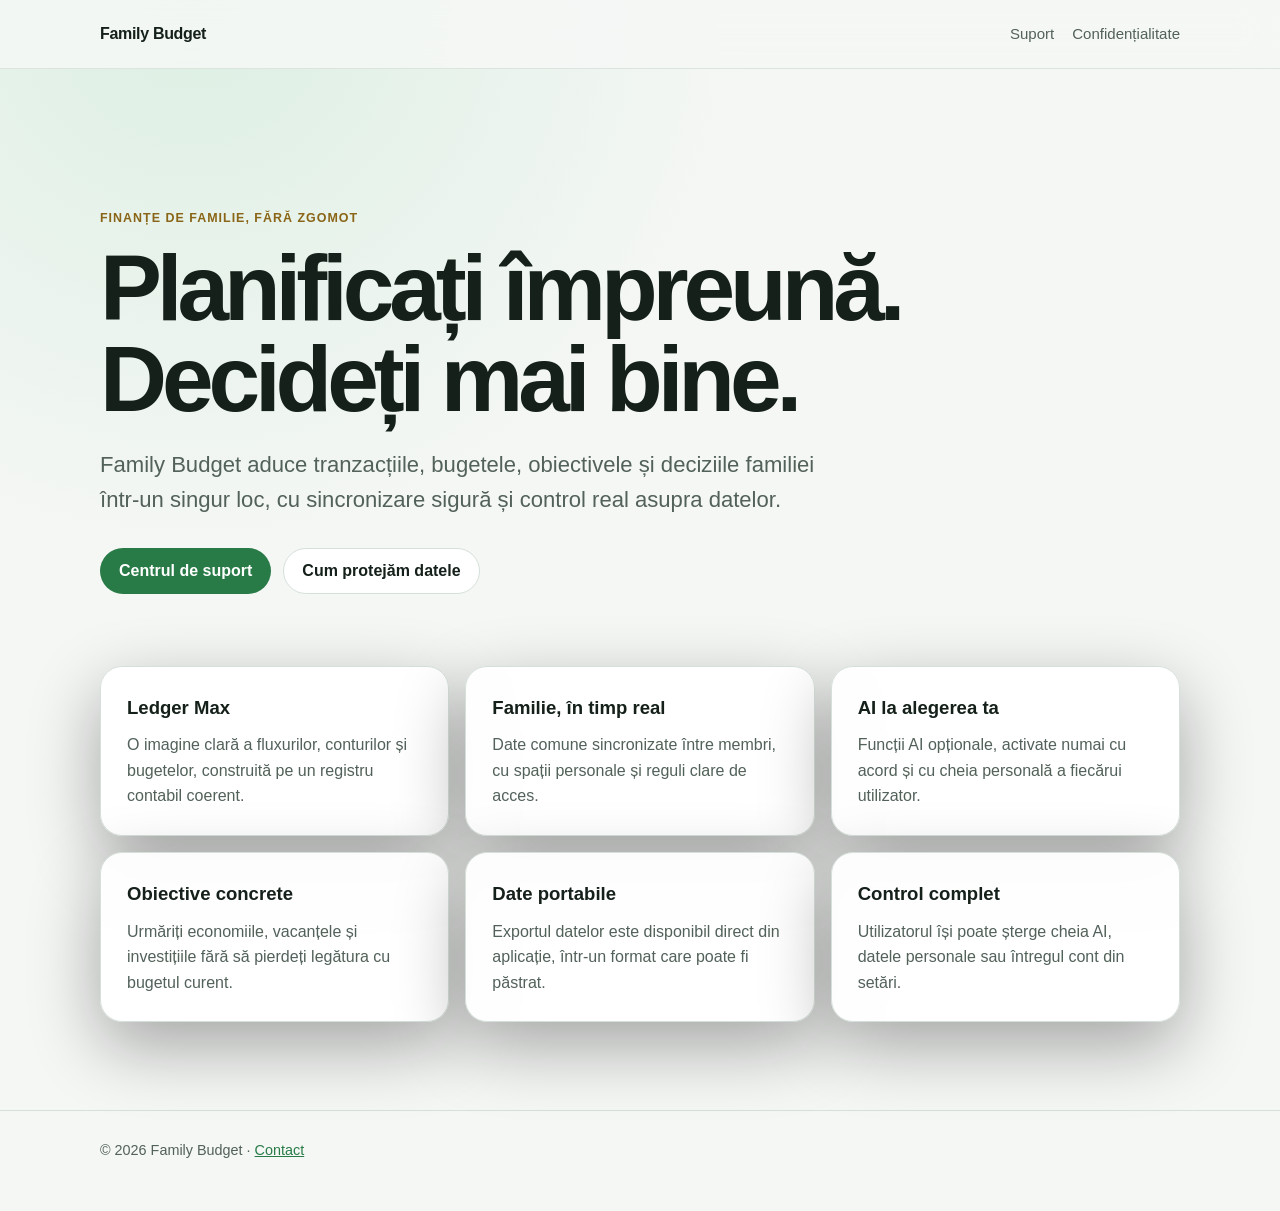
<file: index.html>
<!doctype html>
<html lang="ro">
<head>
  <meta charset="utf-8">
  <meta name="viewport" content="width=device-width, initial-scale=1">
  <meta name="description" content="Family Budget — bugetul familiei, organizat clar și în siguranță.">
  <title>Family Budget</title>
  <link rel="stylesheet" href="styles.css">
</head>
<body>
  <header>
    <nav class="shell" aria-label="Navigare principală">
      <a class="brand" href="index.html">Family Budget</a>
      <div class="links">
        <a href="support.html">Suport</a>
        <a href="privacy.html">Confidențialitate</a>
      </div>
    </nav>
  </header>
  <main class="shell">
    <section class="hero">
      <div class="eyebrow">Finanțe de familie, fără zgomot</div>
      <h1>Planificați împreună. Decideți mai bine.</h1>
      <p class="lead">Family Budget aduce tranzacțiile, bugetele, obiectivele și deciziile familiei într-un singur loc, cu sincronizare sigură și control real asupra datelor.</p>
      <div class="actions">
        <a class="button primary" href="support.html">Centrul de suport</a>
        <a class="button" href="privacy.html">Cum protejăm datele</a>
      </div>
    </section>
    <section class="grid" aria-label="Funcții principale">
      <div class="card">
        <h2>Ledger Max</h2>
        <p>O imagine clară a fluxurilor, conturilor și bugetelor, construită pe un registru contabil coerent.</p>
      </div>
      <div class="card">
        <h2>Familie, în timp real</h2>
        <p>Date comune sincronizate între membri, cu spații personale și reguli clare de acces.</p>
      </div>
      <div class="card">
        <h2>AI la alegerea ta</h2>
        <p>Funcții AI opționale, activate numai cu acord și cu cheia personală a fiecărui utilizator.</p>
      </div>
      <div class="card">
        <h2>Obiective concrete</h2>
        <p>Urmăriți economiile, vacanțele și investițiile fără să pierdeți legătura cu bugetul curent.</p>
      </div>
      <div class="card">
        <h2>Date portabile</h2>
        <p>Exportul datelor este disponibil direct din aplicație, într-un format care poate fi păstrat.</p>
      </div>
      <div class="card">
        <h2>Control complet</h2>
        <p>Utilizatorul își poate șterge cheia AI, datele personale sau întregul cont din setări.</p>
      </div>
    </section>
  </main>
  <footer>
    <div class="shell">© 2026 Family Budget · <a href="mailto:stelian.mihailescu@gmail.com">Contact</a></div>
  </footer>
</body>
</html>
</file>
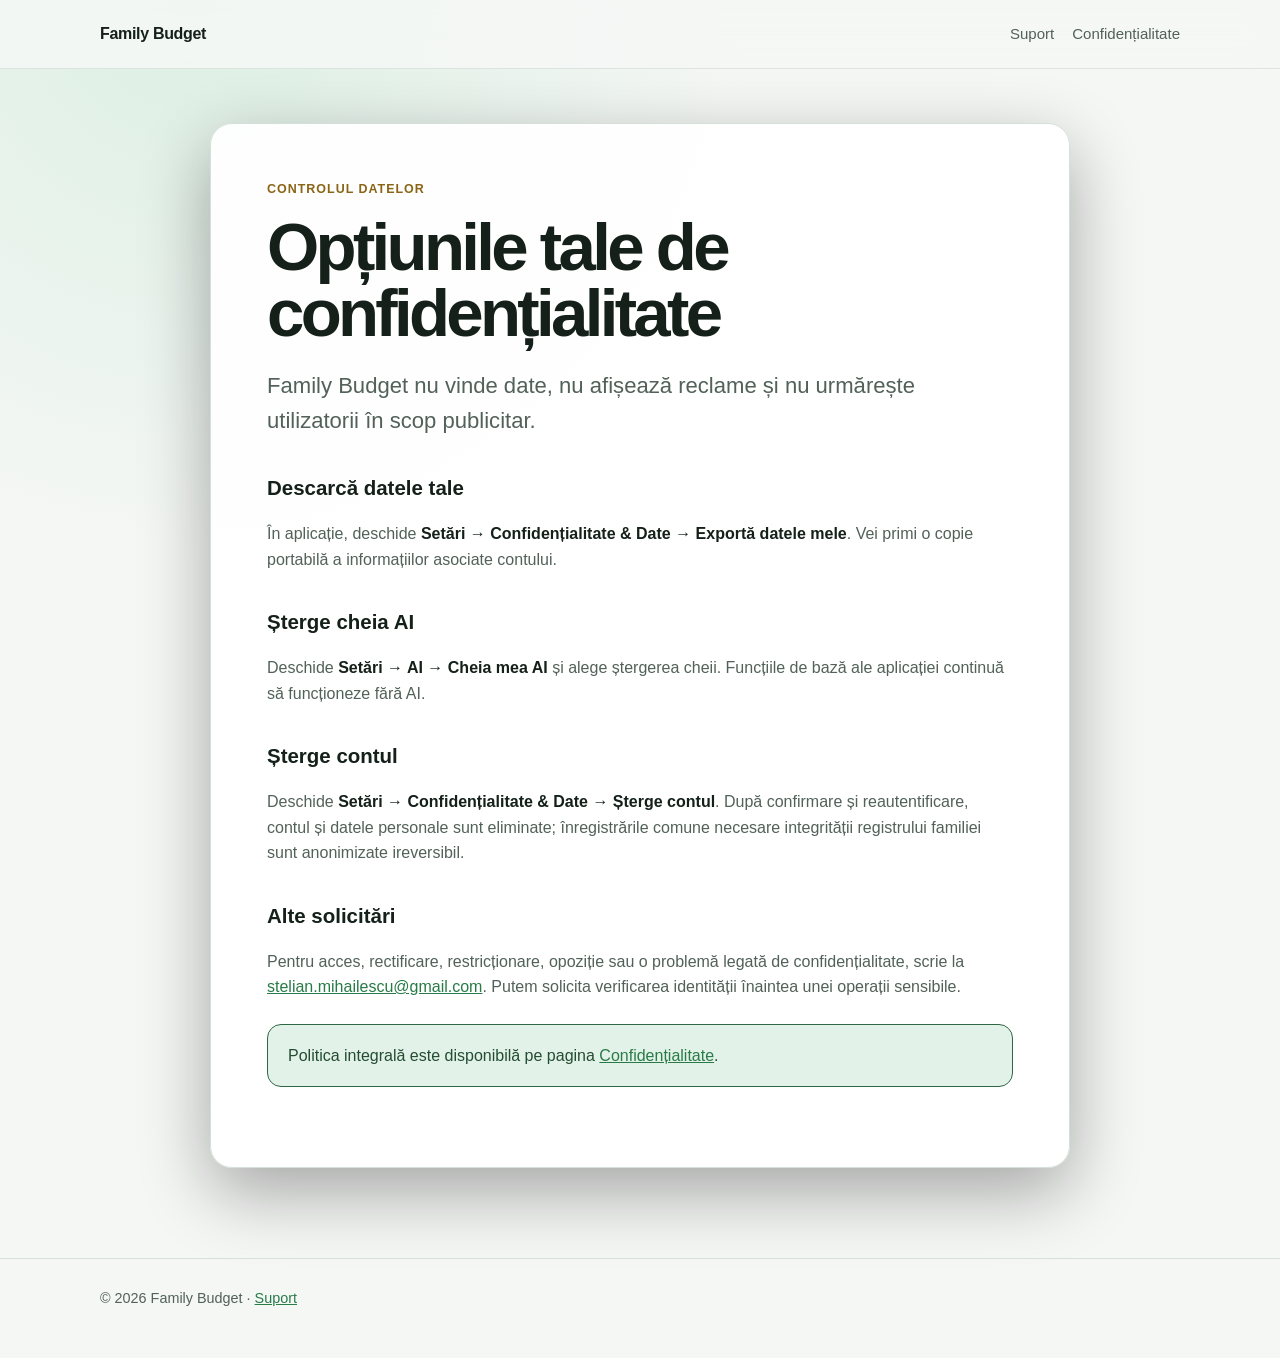
<file: privacy-choices.html>
<!doctype html>
<html lang="ro">
<head>
  <meta charset="utf-8">
  <meta name="viewport" content="width=device-width, initial-scale=1">
  <meta name="description" content="Opțiuni și drepturi privind datele din Family Budget.">
  <title>Opțiuni privind datele — Family Budget</title>
  <link rel="stylesheet" href="styles.css">
</head>
<body>
  <header>
    <nav class="shell" aria-label="Navigare principală">
      <a class="brand" href="index.html">Family Budget</a>
      <div class="links"><a href="support.html">Suport</a><a href="privacy.html">Confidențialitate</a></div>
    </nav>
  </header>
  <main class="document shell">
    <article>
      <div class="eyebrow">Controlul datelor</div>
      <h1>Opțiunile tale de confidențialitate</h1>
      <p class="lead">Family Budget nu vinde date, nu afișează reclame și nu urmărește utilizatorii în scop publicitar.</p>

      <h2>Descarcă datele tale</h2>
      <p>În aplicație, deschide <strong>Setări → Confidențialitate &amp; Date → Exportă datele mele</strong>. Vei primi o copie portabilă a informațiilor asociate contului.</p>

      <h2>Șterge cheia AI</h2>
      <p>Deschide <strong>Setări → AI → Cheia mea AI</strong> și alege ștergerea cheii. Funcțiile de bază ale aplicației continuă să funcționeze fără AI.</p>

      <h2>Șterge contul</h2>
      <p>Deschide <strong>Setări → Confidențialitate &amp; Date → Șterge contul</strong>. După confirmare și reautentificare, contul și datele personale sunt eliminate; înregistrările comune necesare integrității registrului familiei sunt anonimizate ireversibil.</p>

      <h2>Alte solicitări</h2>
      <p>Pentru acces, rectificare, restricționare, opoziție sau o problemă legată de confidențialitate, scrie la <a href="mailto:stelian.mihailescu@gmail.com">stelian.mihailescu@gmail.com</a>. Putem solicita verificarea identității înaintea unei operații sensibile.</p>

      <div class="callout"><p>Politica integrală este disponibilă pe pagina <a href="privacy.html">Confidențialitate</a>.</p></div>
    </article>
  </main>
  <footer><div class="shell">© 2026 Family Budget · <a href="support.html">Suport</a></div></footer>
</body>
</html>
</file>
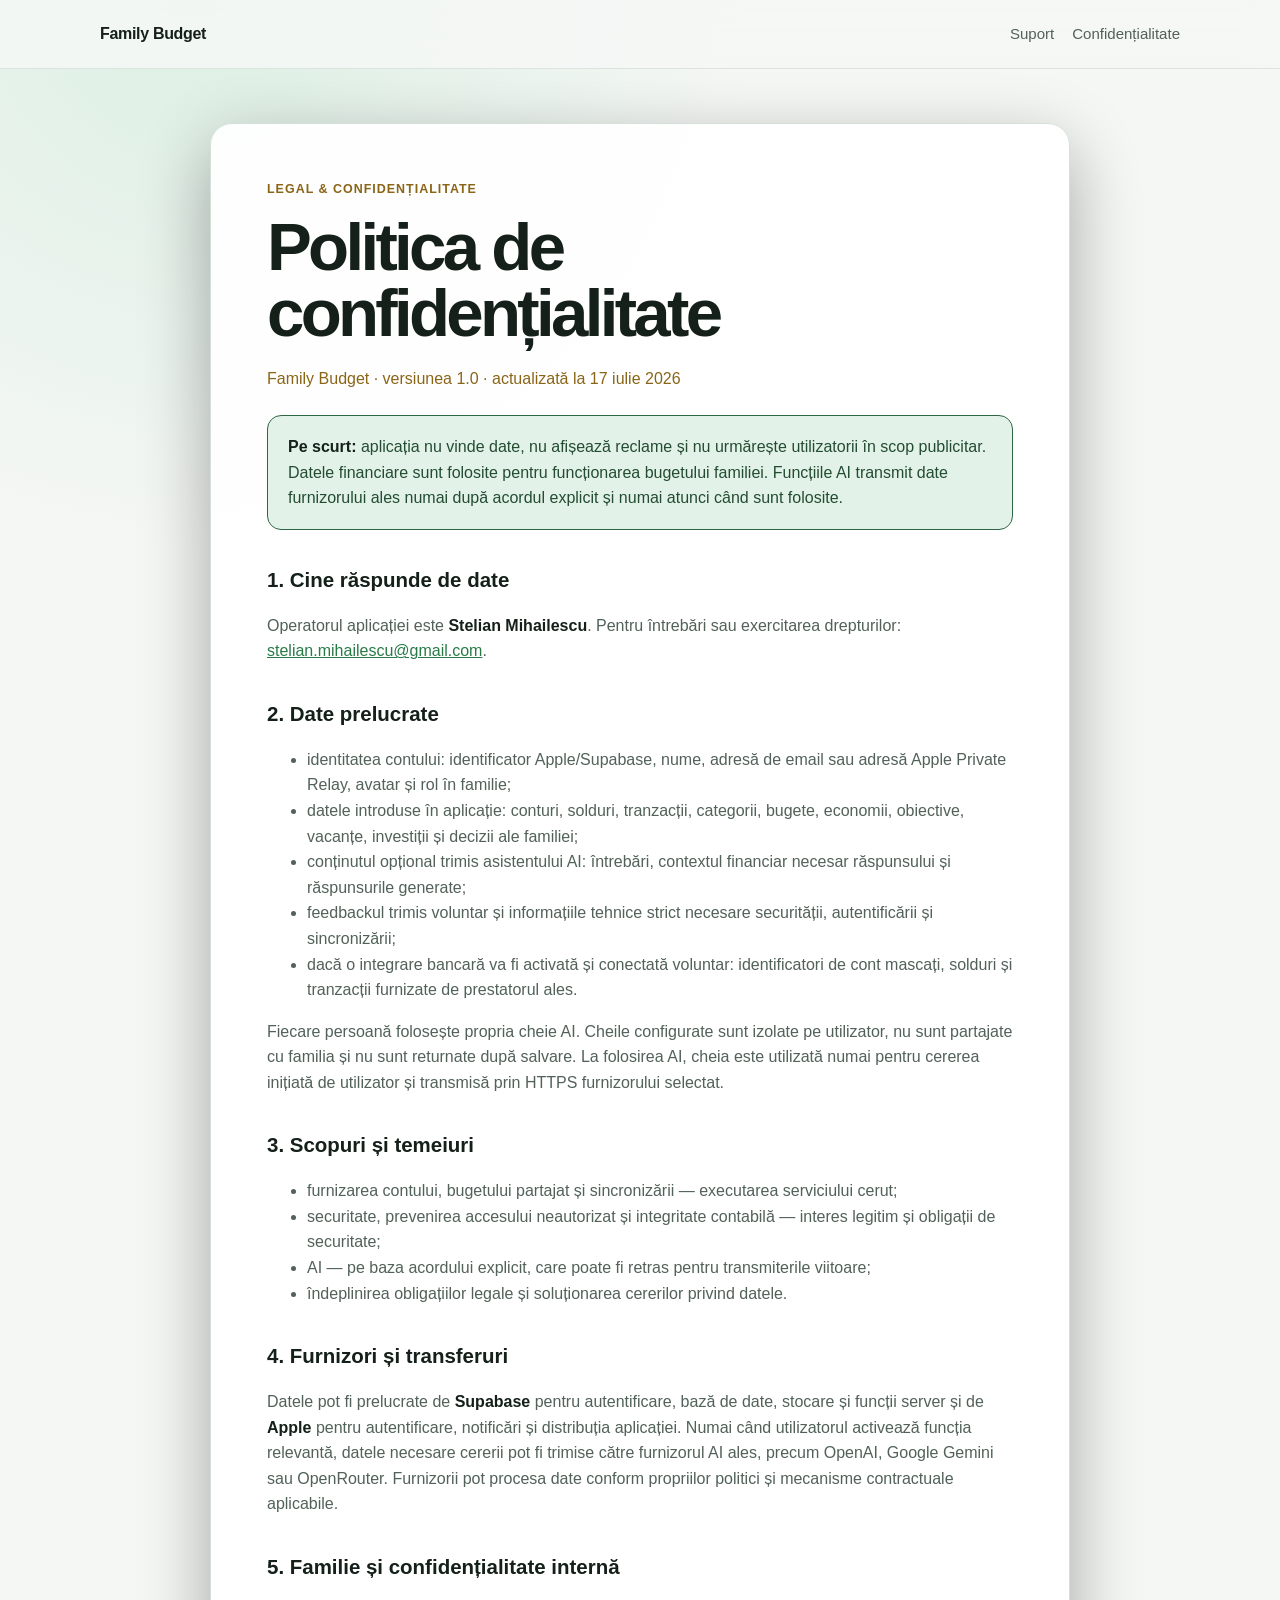
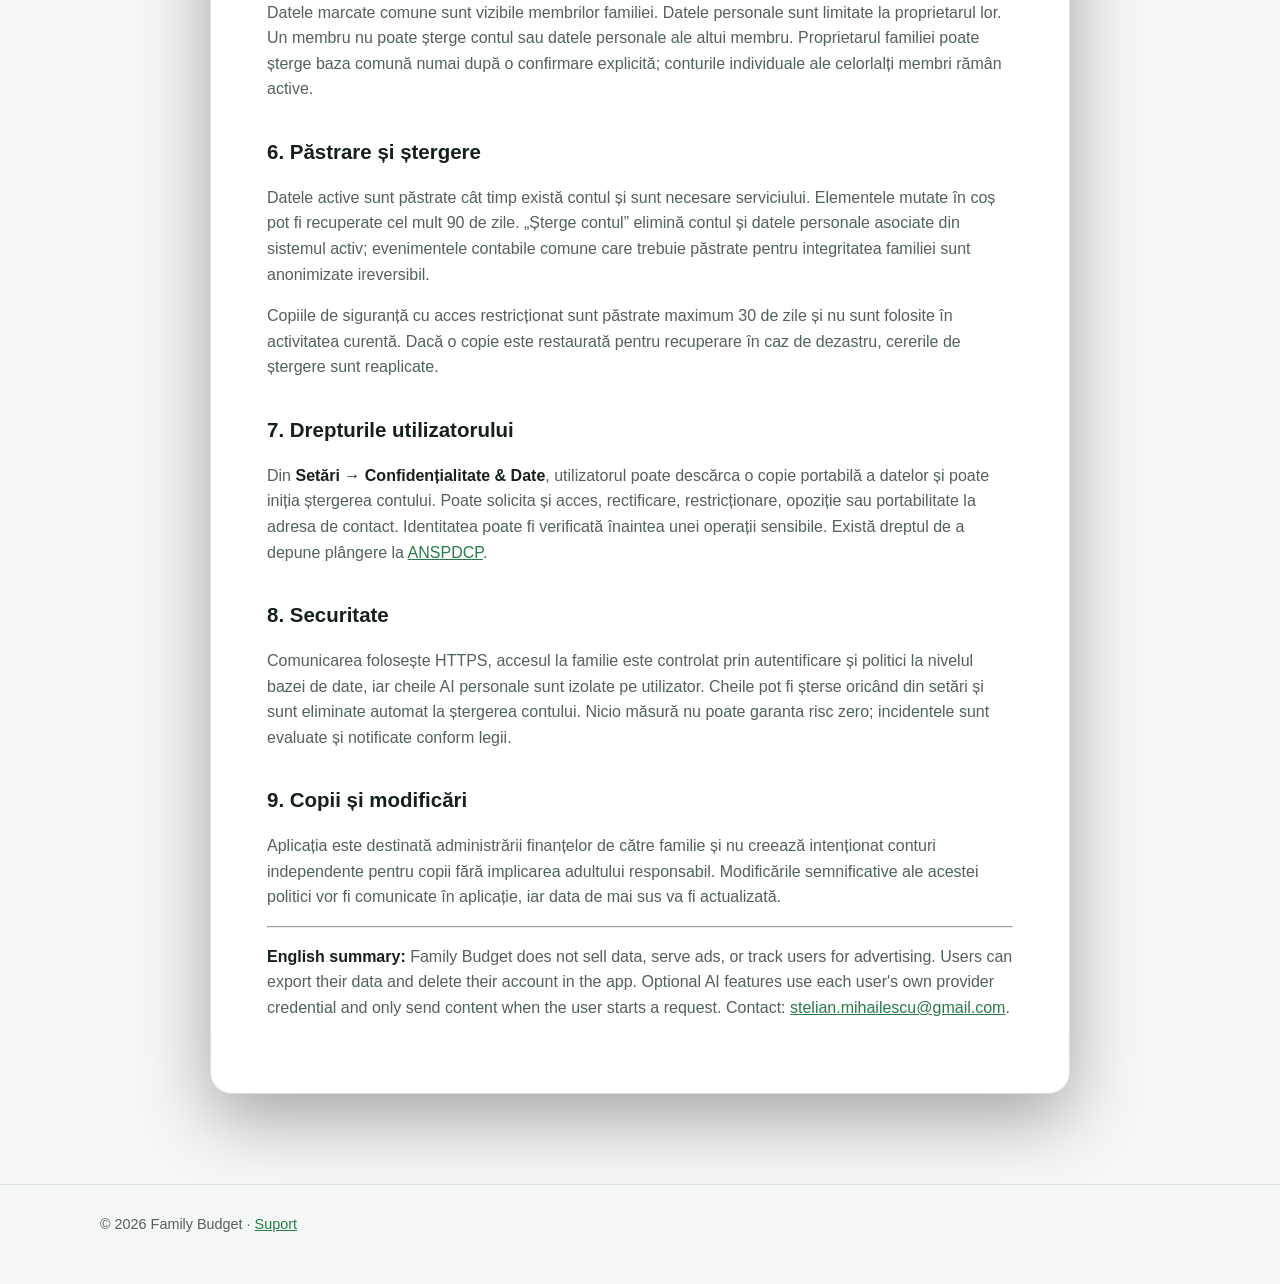
<file: privacy.html>
<!doctype html>
<html lang="ro">
<head>
  <meta charset="utf-8">
  <meta name="viewport" content="width=device-width, initial-scale=1">
  <meta name="description" content="Politica de confidențialitate Family Budget.">
  <title>Politica de confidențialitate — Family Budget</title>
  <link rel="stylesheet" href="styles.css">
</head>
<body>
  <header>
    <nav class="shell" aria-label="Navigare principală">
      <a class="brand" href="index.html">Family Budget</a>
      <div class="links"><a href="support.html">Suport</a><a href="privacy.html">Confidențialitate</a></div>
    </nav>
  </header>
  <main class="document shell">
    <article>
      <div class="eyebrow">Legal &amp; confidențialitate</div>
      <h1>Politica de confidențialitate</h1>
      <p class="meta">Family Budget · versiunea 1.0 · actualizată la 17 iulie 2026</p>
      <div class="callout"><p><strong>Pe scurt:</strong> aplicația nu vinde date, nu afișează reclame și nu urmărește utilizatorii în scop publicitar. Datele financiare sunt folosite pentru funcționarea bugetului familiei. Funcțiile AI transmit date furnizorului ales numai după acordul explicit și numai atunci când sunt folosite.</p></div>

      <h2>1. Cine răspunde de date</h2>
      <p>Operatorul aplicației este <strong>Stelian Mihailescu</strong>. Pentru întrebări sau exercitarea drepturilor: <a href="mailto:stelian.mihailescu@gmail.com">stelian.mihailescu@gmail.com</a>.</p>

      <h2>2. Date prelucrate</h2>
      <ul>
        <li>identitatea contului: identificator Apple/Supabase, nume, adresă de email sau adresă Apple Private Relay, avatar și rol în familie;</li>
        <li>datele introduse în aplicație: conturi, solduri, tranzacții, categorii, bugete, economii, obiective, vacanțe, investiții și decizii ale familiei;</li>
        <li>conținutul opțional trimis asistentului AI: întrebări, contextul financiar necesar răspunsului și răspunsurile generate;</li>
        <li>feedbackul trimis voluntar și informațiile tehnice strict necesare securității, autentificării și sincronizării;</li>
        <li>dacă o integrare bancară va fi activată și conectată voluntar: identificatori de cont mascați, solduri și tranzacții furnizate de prestatorul ales.</li>
      </ul>
      <p>Fiecare persoană folosește propria cheie AI. Cheile configurate sunt izolate pe utilizator, nu sunt partajate cu familia și nu sunt returnate după salvare. La folosirea AI, cheia este utilizată numai pentru cererea inițiată de utilizator și transmisă prin HTTPS furnizorului selectat.</p>

      <h2>3. Scopuri și temeiuri</h2>
      <ul>
        <li>furnizarea contului, bugetului partajat și sincronizării — executarea serviciului cerut;</li>
        <li>securitate, prevenirea accesului neautorizat și integritate contabilă — interes legitim și obligații de securitate;</li>
        <li>AI — pe baza acordului explicit, care poate fi retras pentru transmiterile viitoare;</li>
        <li>îndeplinirea obligațiilor legale și soluționarea cererilor privind datele.</li>
      </ul>

      <h2>4. Furnizori și transferuri</h2>
      <p>Datele pot fi prelucrate de <strong>Supabase</strong> pentru autentificare, bază de date, stocare și funcții server și de <strong>Apple</strong> pentru autentificare, notificări și distribuția aplicației. Numai când utilizatorul activează funcția relevantă, datele necesare cererii pot fi trimise către furnizorul AI ales, precum OpenAI, Google Gemini sau OpenRouter. Furnizorii pot procesa date conform propriilor politici și mecanisme contractuale aplicabile.</p>

      <h2>5. Familie și confidențialitate internă</h2>
      <p>Datele marcate comune sunt vizibile membrilor familiei. Datele personale sunt limitate la proprietarul lor. Un membru nu poate șterge contul sau datele personale ale altui membru. Proprietarul familiei poate șterge baza comună numai după o confirmare explicită; conturile individuale ale celorlalți membri rămân active.</p>

      <h2>6. Păstrare și ștergere</h2>
      <p>Datele active sunt păstrate cât timp există contul și sunt necesare serviciului. Elementele mutate în coș pot fi recuperate cel mult 90 de zile. „Șterge contul” elimină contul și datele personale asociate din sistemul activ; evenimentele contabile comune care trebuie păstrate pentru integritatea familiei sunt anonimizate ireversibil.</p>
      <p>Copiile de siguranță cu acces restricționat sunt păstrate maximum 30 de zile și nu sunt folosite în activitatea curentă. Dacă o copie este restaurată pentru recuperare în caz de dezastru, cererile de ștergere sunt reaplicate.</p>

      <h2>7. Drepturile utilizatorului</h2>
      <p>Din <strong>Setări → Confidențialitate &amp; Date</strong>, utilizatorul poate descărca o copie portabilă a datelor și poate iniția ștergerea contului. Poate solicita și acces, rectificare, restricționare, opoziție sau portabilitate la adresa de contact. Identitatea poate fi verificată înaintea unei operații sensibile. Există dreptul de a depune plângere la <a href="https://www.dataprotection.ro/">ANSPDCP</a>.</p>

      <h2>8. Securitate</h2>
      <p>Comunicarea folosește HTTPS, accesul la familie este controlat prin autentificare și politici la nivelul bazei de date, iar cheile AI personale sunt izolate pe utilizator. Cheile pot fi șterse oricând din setări și sunt eliminate automat la ștergerea contului. Nicio măsură nu poate garanta risc zero; incidentele sunt evaluate și notificate conform legii.</p>

      <h2>9. Copii și modificări</h2>
      <p>Aplicația este destinată administrării finanțelor de către familie și nu creează intenționat conturi independente pentru copii fără implicarea adultului responsabil. Modificările semnificative ale acestei politici vor fi comunicate în aplicație, iar data de mai sus va fi actualizată.</p>

      <hr>
      <p lang="en"><strong>English summary:</strong> Family Budget does not sell data, serve ads, or track users for advertising. Users can export their data and delete their account in the app. Optional AI features use each user's own provider credential and only send content when the user starts a request. Contact: <a href="mailto:stelian.mihailescu@gmail.com">stelian.mihailescu@gmail.com</a>.</p>
    </article>
  </main>
  <footer><div class="shell">© 2026 Family Budget · <a href="support.html">Suport</a></div></footer>
</body>
</html>
</file>
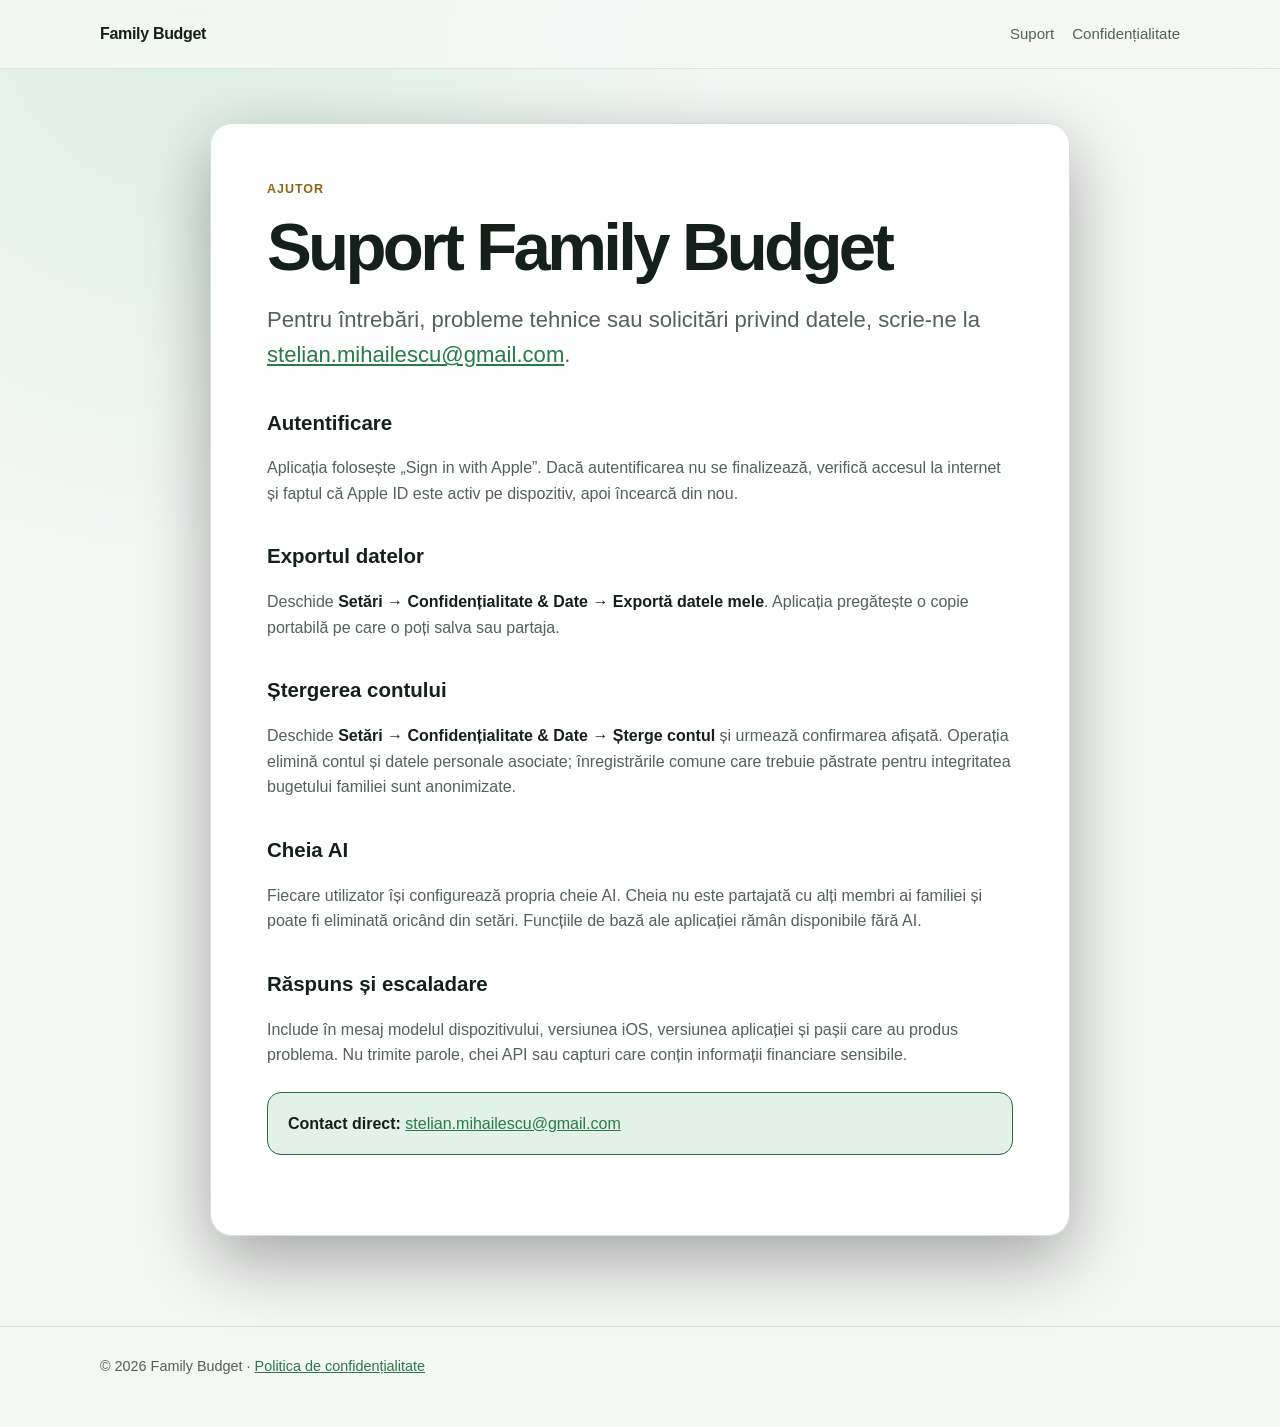
<file: support.html>
<!doctype html>
<html lang="ro">
<head>
  <meta charset="utf-8">
  <meta name="viewport" content="width=device-width, initial-scale=1">
  <meta name="description" content="Suport și ajutor pentru Family Budget.">
  <title>Suport — Family Budget</title>
  <link rel="stylesheet" href="styles.css">
</head>
<body>
  <header>
    <nav class="shell" aria-label="Navigare principală">
      <a class="brand" href="index.html">Family Budget</a>
      <div class="links"><a href="support.html">Suport</a><a href="privacy.html">Confidențialitate</a></div>
    </nav>
  </header>
  <main class="document shell">
    <article>
      <div class="eyebrow">Ajutor</div>
      <h1>Suport Family Budget</h1>
      <p class="lead">Pentru întrebări, probleme tehnice sau solicitări privind datele, scrie-ne la <a href="mailto:stelian.mihailescu@gmail.com">stelian.mihailescu@gmail.com</a>.</p>

      <h2>Autentificare</h2>
      <p>Aplicația folosește „Sign in with Apple”. Dacă autentificarea nu se finalizează, verifică accesul la internet și faptul că Apple ID este activ pe dispozitiv, apoi încearcă din nou.</p>

      <h2>Exportul datelor</h2>
      <p>Deschide <strong>Setări → Confidențialitate &amp; Date → Exportă datele mele</strong>. Aplicația pregătește o copie portabilă pe care o poți salva sau partaja.</p>

      <h2>Ștergerea contului</h2>
      <p>Deschide <strong>Setări → Confidențialitate &amp; Date → Șterge contul</strong> și urmează confirmarea afișată. Operația elimină contul și datele personale asociate; înregistrările comune care trebuie păstrate pentru integritatea bugetului familiei sunt anonimizate.</p>

      <h2>Cheia AI</h2>
      <p>Fiecare utilizator își configurează propria cheie AI. Cheia nu este partajată cu alți membri ai familiei și poate fi eliminată oricând din setări. Funcțiile de bază ale aplicației rămân disponibile fără AI.</p>

      <h2>Răspuns și escaladare</h2>
      <p>Include în mesaj modelul dispozitivului, versiunea iOS, versiunea aplicației și pașii care au produs problema. Nu trimite parole, chei API sau capturi care conțin informații financiare sensibile.</p>

      <div class="callout"><p><strong>Contact direct:</strong> <a href="mailto:stelian.mihailescu@gmail.com">stelian.mihailescu@gmail.com</a></p></div>
    </article>
  </main>
  <footer><div class="shell">© 2026 Family Budget · <a href="privacy.html">Politica de confidențialitate</a></div></footer>
</body>
</html>
</file>
<file: styles.css>
:root {
  color-scheme: light dark;
  font-family: -apple-system, BlinkMacSystemFont, "SF Pro Text", "Segoe UI", sans-serif;
  --background: #07110d;
  --surface: #101d17;
  --surface-soft: #16271f;
  --text: #f5f7f6;
  --muted: #b2c0b9;
  --line: #294137;
  --accent: #79d99a;
  --accent-dark: #173d28;
  --gold: #e8c36a;
}

* { box-sizing: border-box; }

html { scroll-behavior: smooth; }

body {
  margin: 0;
  min-height: 100vh;
  background:
    radial-gradient(circle at 15% 0%, #17452d 0, transparent 35rem),
    radial-gradient(circle at 90% 18%, #3b3218 0, transparent 28rem),
    var(--background);
  color: var(--text);
  line-height: 1.6;
}

a { color: var(--accent); }

.shell { width: min(1080px, calc(100% - 36px)); margin: 0 auto; }

header {
  position: sticky;
  top: 0;
  z-index: 10;
  border-bottom: 1px solid color-mix(in srgb, var(--line), transparent 20%);
  background: color-mix(in srgb, var(--background), transparent 12%);
  backdrop-filter: blur(18px);
}

nav {
  min-height: 68px;
  display: flex;
  align-items: center;
  justify-content: space-between;
  gap: 18px;
}

.brand { color: var(--text); font-weight: 750; text-decoration: none; letter-spacing: -.02em; }
.links { display: flex; flex-wrap: wrap; gap: 18px; }
.links a { color: var(--muted); text-decoration: none; font-size: .94rem; }
.links a:hover { color: var(--text); }

.hero { padding: clamp(72px, 12vw, 140px) 0 72px; max-width: 820px; }
.eyebrow { color: var(--gold); font-weight: 700; letter-spacing: .08em; text-transform: uppercase; font-size: .78rem; }
h1 { margin: 14px 0 20px; font-size: clamp(2.7rem, 8vw, 5.8rem); line-height: .98; letter-spacing: -.055em; }
.lead { max-width: 720px; color: var(--muted); font-size: clamp(1.1rem, 2.5vw, 1.38rem); }

.actions { display: flex; flex-wrap: wrap; gap: 12px; margin-top: 30px; }
.button {
  display: inline-flex;
  align-items: center;
  min-height: 46px;
  padding: 0 18px;
  border: 1px solid var(--line);
  border-radius: 999px;
  color: var(--text);
  text-decoration: none;
  font-weight: 650;
  background: var(--surface);
}
.button.primary { background: var(--accent); color: #092013; border-color: transparent; }

.grid { display: grid; grid-template-columns: repeat(3, 1fr); gap: 16px; padding-bottom: 88px; }
.card, article {
  border: 1px solid var(--line);
  border-radius: 22px;
  background: color-mix(in srgb, var(--surface), transparent 5%);
  box-shadow: 0 24px 70px #0005;
}
.card { padding: 26px; }
.card h2 { margin: 0 0 10px; font-size: 1.16rem; }
.card p { margin: 0; color: var(--muted); }

.document { padding: 54px 0 90px; }
article { max-width: 860px; margin: 0 auto; padding: clamp(24px, 6vw, 56px); }
article h1 { font-size: clamp(2.35rem, 6vw, 4.2rem); }
article h2 { margin: 34px 0 8px; font-size: 1.28rem; }
article p, article li { color: var(--muted); }
article strong { color: var(--text); }
.meta { color: var(--gold); }
.callout { margin: 24px 0; padding: 18px 20px; border-radius: 14px; background: var(--accent-dark); border: 1px solid #2f6644; }
.callout p { margin: 0; color: #d9f3e2; }

footer { padding: 28px 0 48px; border-top: 1px solid var(--line); color: var(--muted); font-size: .9rem; }

@media (max-width: 760px) {
  nav { align-items: flex-start; flex-direction: column; padding: 16px 0; }
  .grid { grid-template-columns: 1fr; }
  .hero { padding-top: 62px; }
}

@media (prefers-color-scheme: light) {
  :root {
    --background: #f5f7f5;
    --surface: #ffffff;
    --surface-soft: #eef4f0;
    --text: #142019;
    --muted: #526159;
    --line: #d6e0da;
    --accent: #287b47;
    --accent-dark: #e3f2e8;
    --gold: #8a6517;
  }
  body { background: radial-gradient(circle at 15% 0%, #dcefe3 0, transparent 35rem), var(--background); }
  .button.primary { color: #fff; }
  .callout p { color: #234c32; }
}
</file>
